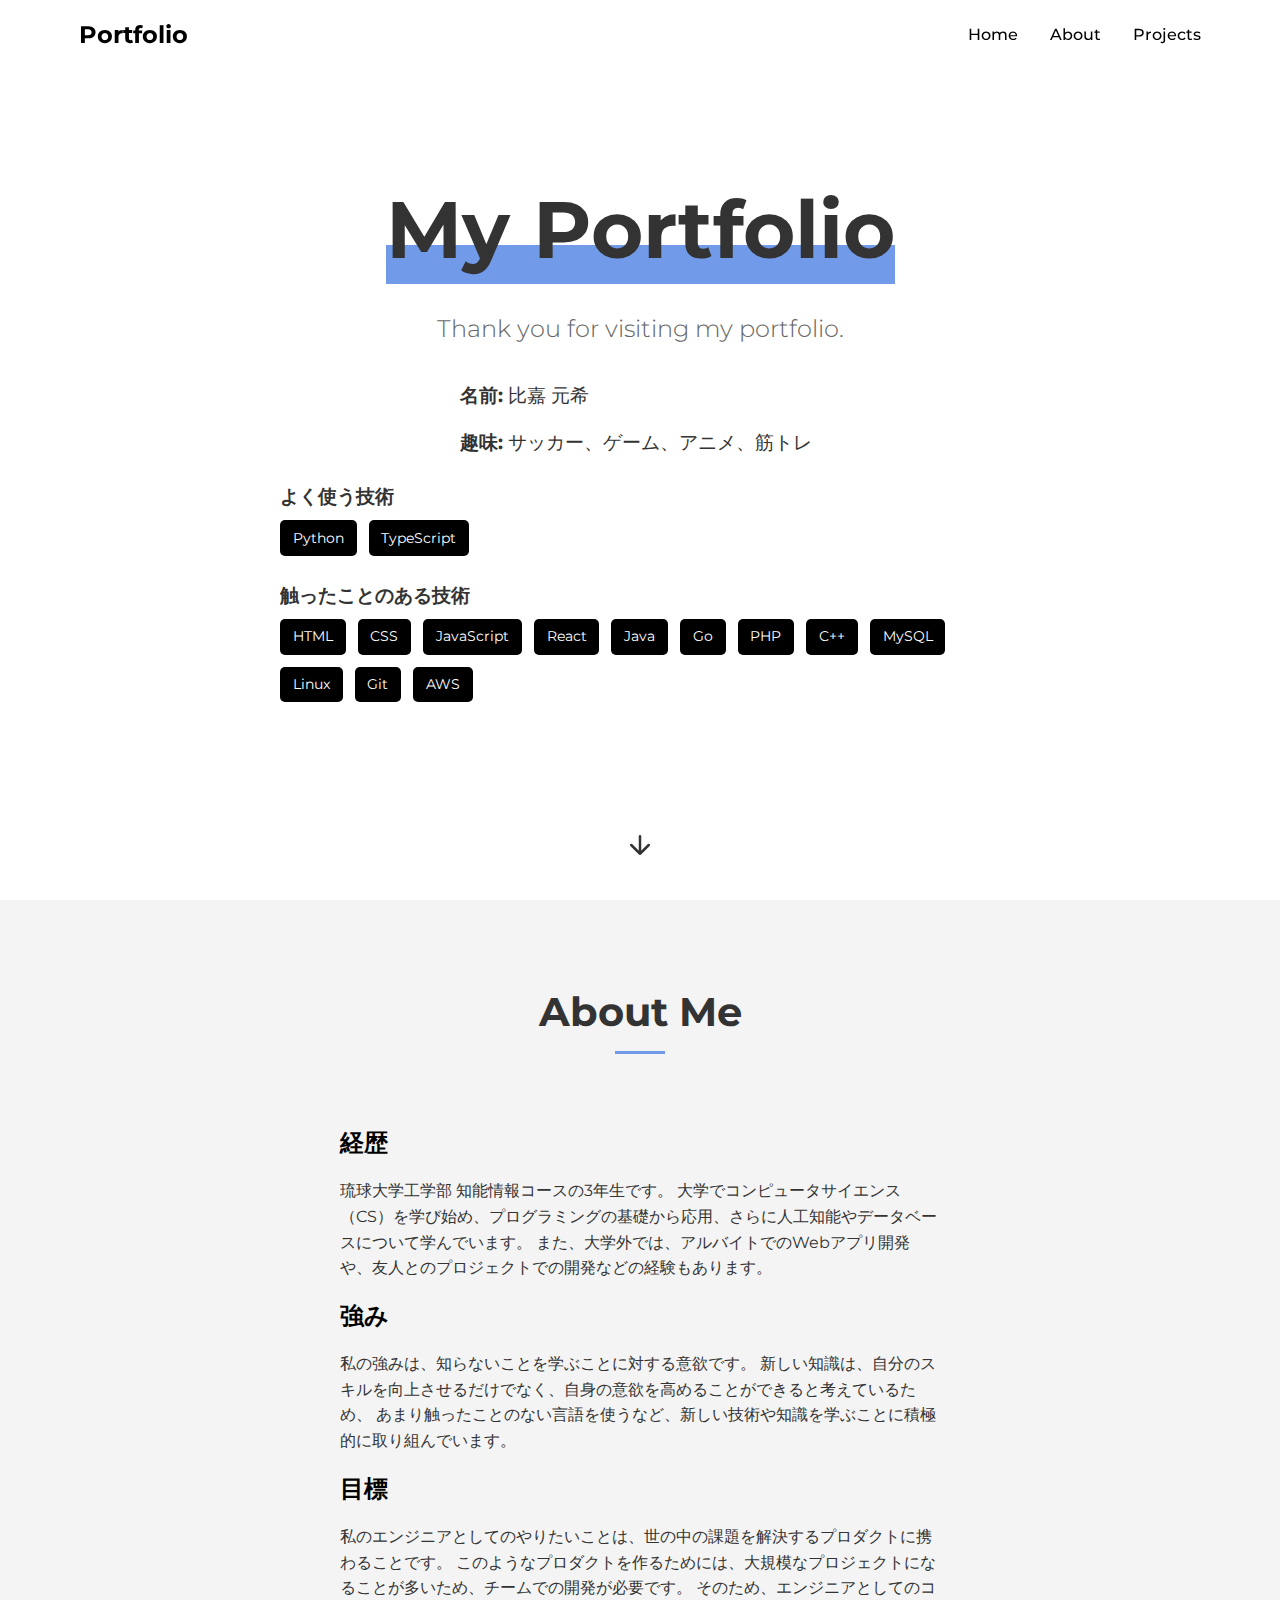
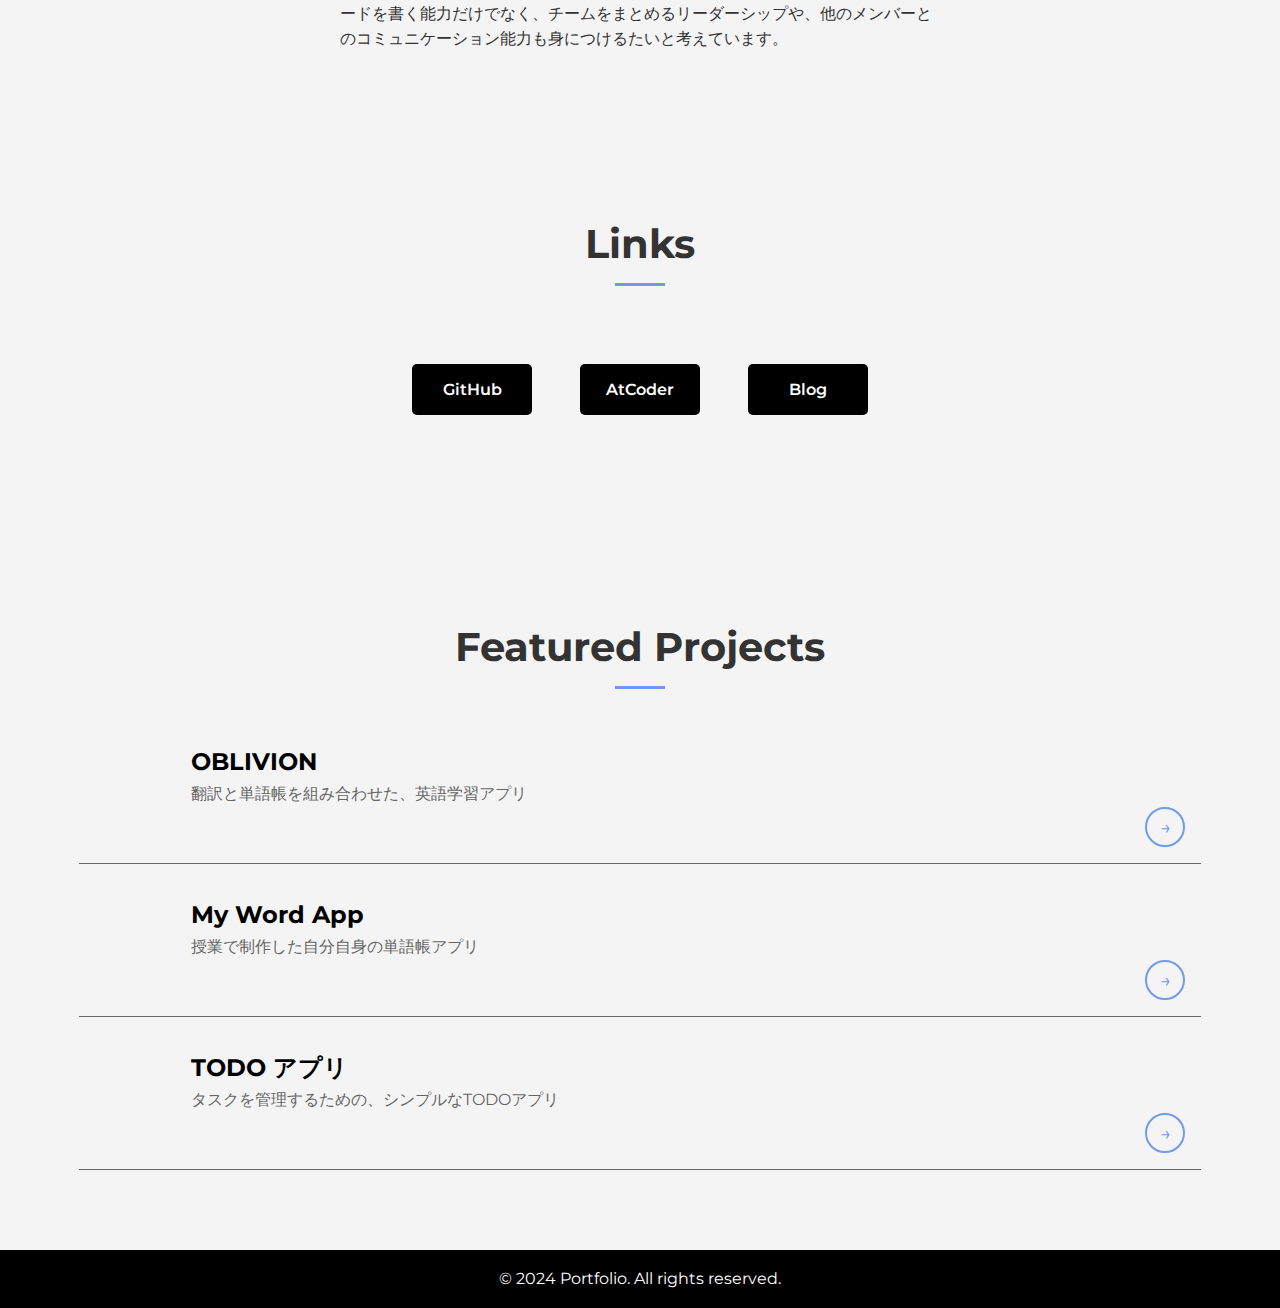
<file: index.html>
<!DOCTYPE html>
<html lang="ja">
  <head>
    <meta charset="UTF-8" />
    <meta name="viewport" content="width=device-width, initial-scale=1.0" />
    <title>Portfolio</title>
    <link rel="stylesheet" href="css/style.css" />
  </head>
  <body>
    <header>
      <nav class="container">
        <a href="index.html" class="logo"> Portfolio </a>
        <ul class="nav-links">
          <li><a href="#home">Home</a></li>
          <li><a href="#introduce">About</a></li>
          <li><a href="#projects">Projects</a></li>
        </ul>
        <div class="burger">
          <div class="line1"></div>
          <div class="line2"></div>
          <div class="line3"></div>
        </div>
      </nav>
    </header>

    <section id="home" class="hero">
      <div class="hero-content">
        <h1 class="hero-title">My Portfolio</h1>
        <p class="hero-subtitle">Thank you for visiting my portfolio.</p>
        <div class="hero-info">
          <div class="hero-info-item">
            <p><strong>名前:</strong> 比嘉 元希</p>
            <p><strong>趣味:</strong> サッカー、ゲーム、アニメ、筋トレ</p>
          </div>
          <div class="skills-section">
            <div class="skills-category">
              <h4>よく使う技術</h4>
              <div class="skills-list">
                <span class="skill-item">Python</span>
                <span class="skill-item">TypeScript</span>
              </div>
            </div>
            <div class="skills-category">
              <h4>触ったことのある技術</h4>
              <div class="skills-list">
                <span class="skill-item">HTML</span>
                <span class="skill-item">CSS</span>
                <span class="skill-item">JavaScript</span>
                <span class="skill-item">React</span>
                <span class="skill-item">Java</span>
                <span class="skill-item">Go</span>
                <span class="skill-item">PHP</span>
                <span class="skill-item">C++</span>
                <span class="skill-item">MySQL</span>
                <span class="skill-item">Linux</span>
                <span class="skill-item">Git</span>
                <span class="skill-item">AWS</span>
              </div>
            </div>
          </div>
        </div>
      </div>
      <div class="scroll-indicator">
        <svg
          width="30"
          height="30"
          viewBox="0 0 24 24"
          fill="none"
          stroke="currentColor"
          stroke-width="2"
          stroke-linecap="round"
          stroke-linejoin="round"
        >
          <path d="M12 5v14M19 12l-7 7-7-7" />
        </svg>
      </div>
    </section>

    <section id="introduce" class="introduce">
      <h2 class="section-title">About Me</h2>
      <div class="introduce">
        <div class="introduce-info">
          <h3 class="introduce-title">経歴</h3>
          <p>
            琉球大学工学部 知能情報コースの3年生です。
            大学でコンピュータサイエンス（CS）を学び始め、プログラミングの基礎から応用、さらに人工知能やデータベースについて学んでいます。
            また、大学外では、アルバイトでのWebアプリ開発や、友人とのプロジェクトでの開発などの経験もあります。
          </p>
          <h3 class="introduce-title">強み</h3>
          <p>
            私の強みは、知らないことを学ぶことに対する意欲です。
            新しい知識は、自分のスキルを向上させるだけでなく、自身の意欲を高めることができると考えているため、
            あまり触ったことのない言語を使うなど、新しい技術や知識を学ぶことに積極的に取り組んでいます。
          </p>
          <h3 class="introduce-title">目標</h3>
          <p>
            私のエンジニアとしてのやりたいことは、世の中の課題を解決するプロダクトに携わることです。
            このようなプロダクトを作るためには、大規模なプロジェクトになることが多いため、チームでの開発が必要です。
            そのため、エンジニアとしてのコードを書く能力だけでなく、チームをまとめるリーダーシップや、他のメンバーとのコミュニケーション能力も身につけるたいと考えています。
          </p>
        </div>
      </div>
    </section>

    <section id="links">
      <div class="container">
        <h2 class="section-title">Links</h2>
        <div class="links-row">
          <a
            href="https://github.com/225715H"
            target="_blank"
            class="link-button"
            >GitHub</a
          >
          <a
            href="https://atcoder.jp/users/m5t2k"
            target="_blank"
            class="link-button"
            >AtCoder</a
          >
          <a
            href="https://225715h.github.io/"
            target="_blank"
            class="link-button"
            >Blog</a
          >
        </div>
      </div>
    </section>

    <section id="projects">
      <div class="container">
        <h2 class="section-title">Featured Projects</h2>
        <div class="project-list">
          <a href="project/oblivion.html" class="project-item">
            <div class="project-image">
              <img src="img/icon.png" alt="OBLIVION" />
            </div>
            <div class="project-content">
              <h3 class="project-title">OBLIVION</h3>
              <p>翻訳と単語帳を組み合わせた、英語学習アプリ</p>
              <div class="project-link">
                <span>&rarr;</span>
              </div>
            </div>
          </a>
          <a href="project/my-word-app.html" class="project-item">
            <div class="project-image">
              <img src="img/my-word-image.png" alt="my-word-app" />
            </div>
            <div class="project-content">
              <h3 class="project-title">My Word App</h3>
              <p>授業で制作した自分自身の単語帳アプリ</p>
              <div class="project-link">
                <span>&rarr;</span>
              </div>
            </div>
          </a>
          <a href="project/todo-app.html" class="project-item">
            <div class="project-image">
              <img src="img/todo-image.png" alt="todo-app" />
            </div>
            <div class="project-content">
              <h3 class="project-title">TODO アプリ</h3>
              <p>タスクを管理するための、シンプルなTODOアプリ</p>
              <div class="project-link">
                <span>&rarr;</span>
              </div>
            </div>
          </a>
        </div>
      </div>
    </section>

    <footer>
      <p>&copy; 2024 Portfolio. All rights reserved.</p>
    </footer>

    <script src="js/script.js"></script>
  </body>
</html>
</file>
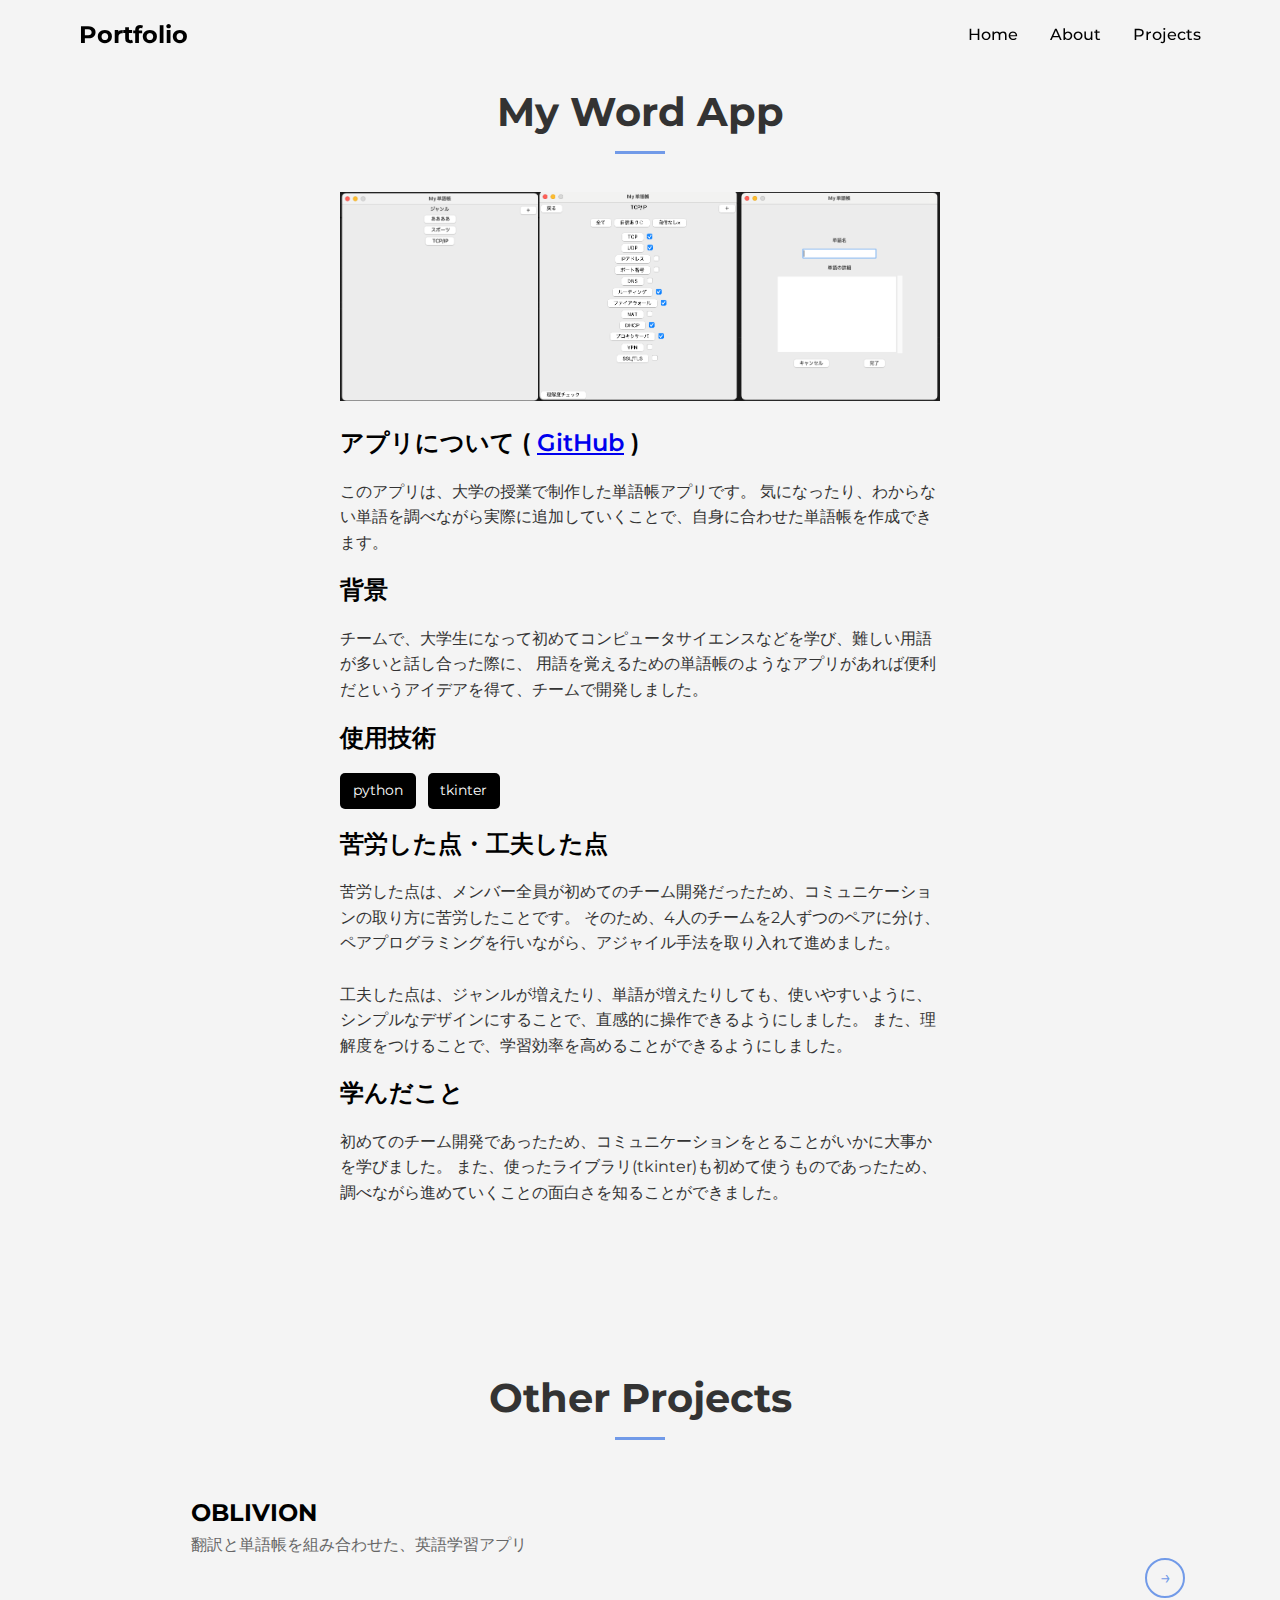
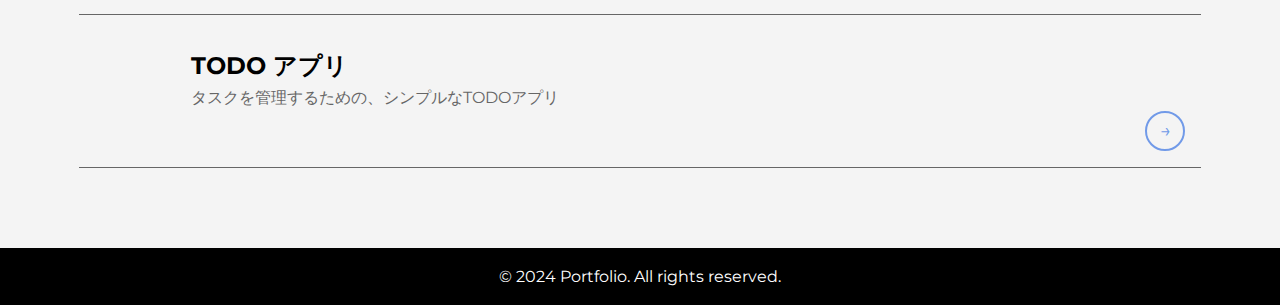
<file: project/my-word-app.html>
<!DOCTYPE html>
<html lang="ja">
  <head>
    <meta charset="UTF-8" />
    <meta name="viewport" content="width=device-width, initial-scale=1.0" />
    <title>Portfolio</title>
    <link rel="stylesheet" href="css/project.css" />
  </head>
  <body>
    <header>
      <nav class="container">
        <a href="../index.html" class="logo">Portfolio </a>
        <ul class="nav-links">
          <li><a href="../index.html">Home</a></li>
          <li><a href="#introduce">About</a></li>
          <li><a href="#projects">Projects</a></li>
        </ul>
        <div class="burger">
          <div class="line1"></div>
          <div class="line2"></div>
          <div class="line3"></div>
        </div>
      </nav>
    </header>

    <section id="introduce" class="introduce">
      <h2 class="section-title">My Word App</h2>
      <div class="image-container">
        <img
          src="../img/my-word-app.png"
          alt="サンプル画像"
          class="responsive-image"
        />
      </div>
      <div class="introduce-info">
        <h3 class="introduce-title">
          アプリについて (
          <a href="https://github.com/e225711/my_word_app">GitHub</a>
          )
        </h3>
        <p>
          このアプリは、大学の授業で制作した単語帳アプリです。
          気になったり、わからない単語を調べながら実際に追加していくことで、自身に合わせた単語帳を作成できます。
        </p>
        <h3 class="introduce-title">背景</h3>
        <p>
          チームで、大学生になって初めてコンピュータサイエンスなどを学び、難しい用語が多いと話し合った際に、
          用語を覚えるための単語帳のようなアプリがあれば便利だというアイデアを得て、チームで開発しました。
        </p>
        <h3 class="introduce-title">使用技術</h3>
        <div class="skills-list">
          <span class="skill-item">python</span>
          <span class="skill-item">tkinter</span>
        </div>
        <h3 class="introduce-title">苦労した点・工夫した点</h3>
        <p>
          苦労した点は、メンバー全員が初めてのチーム開発だったため、コミュニケーションの取り方に苦労したことです。
          そのため、4人のチームを2人ずつのペアに分け、ペアプログラミングを行いながら、アジャイル手法を取り入れて進めました。<br />
          <br />
          工夫した点は、ジャンルが増えたり、単語が増えたりしても、使いやすいように、シンプルなデザインにすることで、直感的に操作できるようにしました。
          また、理解度をつけることで、学習効率を高めることができるようにしました。
        </p>
        <h3 class="introduce-title">学んだこと</h3>
        <p>
          初めてのチーム開発であったため、コミュニケーションをとることがいかに大事かを学びました。
          また、使ったライブラリ(tkinter)も初めて使うものであったため、調べながら進めていくことの面白さを知ることができました。
        </p>
      </div>
    </section>

    <section id="projects">
      <div class="container">
        <h2 class="section-title">Other Projects</h2>
        <div class="project-list">
          <a href="oblivion.html" class="project-item">
            <div class="project-image">
              <img src="../img/icon.png" alt="OBLIVION" />
            </div>
            <div class="project-content">
              <h3 class="project-title">OBLIVION</h3>
              <p>翻訳と単語帳を組み合わせた、英語学習アプリ</p>
              <div class="project-link">
                <span>&rarr;</span>
              </div>
            </div>
          </a>
          <a href="todo-app.html" class="project-item">
            <div class="project-image">
              <img src="../img/todo-image.png" alt="todo-app" />
            </div>
            <div class="project-content">
              <h3 class="project-title">TODO アプリ</h3>
              <p>タスクを管理するための、シンプルなTODOアプリ</p>
              <div class="project-link">
                <span>&rarr;</span>
              </div>
            </div>
          </a>
        </div>
      </div>
    </section>

    <footer>
      <p>&copy; 2024 Portfolio. All rights reserved.</p>
    </footer>

    <script src="../js/script.js"></script>
  </body>
</html>
</file>
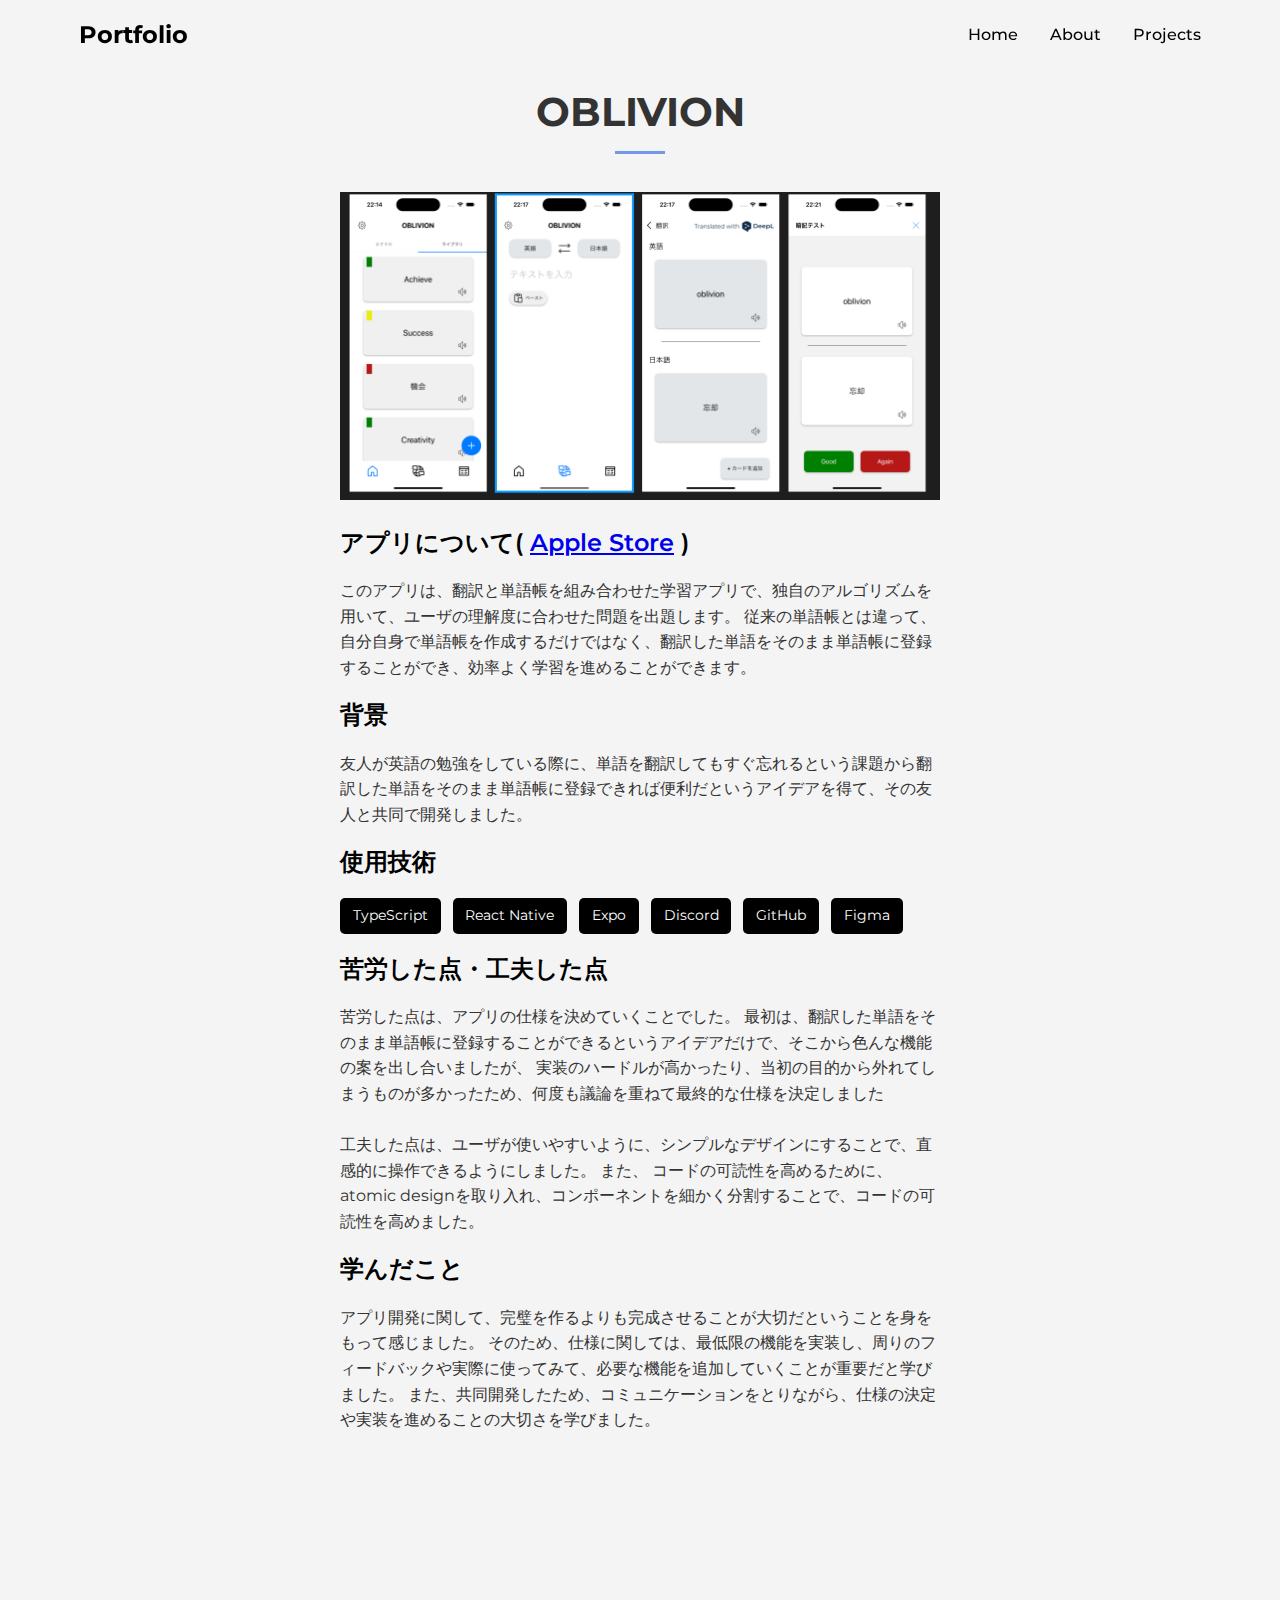
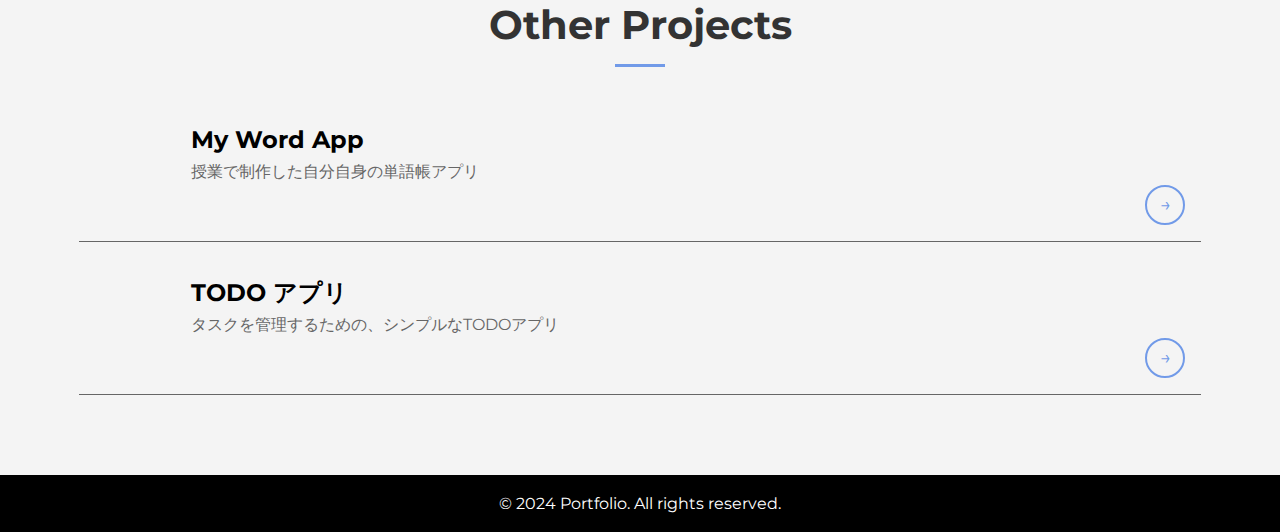
<file: project/oblivion.html>
<!DOCTYPE html>
<html lang="ja">
  <head>
    <meta charset="UTF-8" />
    <meta name="viewport" content="width=device-width, initial-scale=1.0" />
    <title>Portfolio</title>
    <link rel="stylesheet" href="css/project.css" />
  </head>
  <body>
    <header>
      <nav class="container">
        <a href="../index.html" class="logo">Portfolio </a>
        <ul class="nav-links">
          <li><a href="../index.html">Home</a></li>
          <li><a href="#introduce">About</a></li>
          <li><a href="#projects">Projects</a></li>
        </ul>
        <div class="burger">
          <div class="line1"></div>
          <div class="line2"></div>
          <div class="line3"></div>
        </div>
      </nav>
    </header>

    <section id="introduce" class="introduce">
      <h2 class="section-title">OBLIVION</h2>
      <div class="image-container">
        <img
          src="../img/oblivion.png"
          alt="サンプル画像"
          class="responsive-image"
        />
      </div>
      <div class="introduce-info">
        <h3 class="introduce-title">
          アプリについて(
          <a
            href="https://apps.apple.com/jp/app/%E7%BF%BB%E8%A8%B3%E3%81%A8%E5%8D%98%E8%AA%9E%E5%B8%B3%E3%82%92%E7%B5%84%E3%81%BF%E5%90%88%E3%82%8F%E3%81%9B%E3%81%9F%E3%82%A2%E3%83%97%E3%83%AA-oblivion/id6657987747"
            >Apple Store</a
          >
          )
        </h3>
        <p>
          このアプリは、翻訳と単語帳を組み合わせた学習アプリで、独自のアルゴリズムを用いて、ユーザの理解度に合わせた問題を出題します。
          従来の単語帳とは違って、自分自身で単語帳を作成するだけではなく、翻訳した単語をそのまま単語帳に登録することができ、効率よく学習を進めることができます。
        </p>
        <h3 class="introduce-title">背景</h3>
        <p>
          友人が英語の勉強をしている際に、単語を翻訳してもすぐ忘れるという課題から翻訳した単語をそのまま単語帳に登録できれば便利だというアイデアを得て、その友人と共同で開発しました。
        </p>
        <h3 class="introduce-title">使用技術</h3>
        <div class="skills-list">
          <span class="skill-item">TypeScript</span>
          <span class="skill-item">React Native</span>
          <span class="skill-item">Expo</span>
          <span class="skill-item">Discord</span>
          <span class="skill-item">GitHub</span>
          <span class="skill-item">Figma</span>
        </div>
        <h3 class="introduce-title">苦労した点・工夫した点</h3>
        <p>
          苦労した点は、アプリの仕様を決めていくことでした。
          最初は、翻訳した単語をそのまま単語帳に登録することができるというアイデアだけで、そこから色んな機能の案を出し合いましたが、
          実装のハードルが高かったり、当初の目的から外れてしまうものが多かったため、何度も議論を重ねて最終的な仕様を決定しました
          <br />
          <br />
          工夫した点は、ユーザが使いやすいように、シンプルなデザインにすることで、直感的に操作できるようにしました。
          また、 コードの可読性を高めるために、atomic designを取り入れ、コンポーネントを細かく分割することで、コードの可読性を高めました。
        </p>
        <h3 class="introduce-title">学んだこと</h3>
        <p>
          アプリ開発に関して、完璧を作るよりも完成させることが大切だということを身をもって感じました。
          そのため、仕様に関しては、最低限の機能を実装し、周りのフィードバックや実際に使ってみて、必要な機能を追加していくことが重要だと学びました。
          また、共同開発したため、コミュニケーションをとりながら、仕様の決定や実装を進めることの大切さを学びました。
        </p>
      </div>
    </section>

    <section id="projects">
      <div class="container">
        <h2 class="section-title">Other Projects</h2>
        <div class="project-list">
          <a href="my-word-app.html" class="project-item">
            <div class="project-image">
              <img src="../img/my-word-image.png" alt="my-word-app" />
            </div>
            <div class="project-content">
              <h3 class="project-title">My Word App</h3>
              <p>授業で制作した自分自身の単語帳アプリ</p>
              <div class="project-link">
                <span>&rarr;</span>
              </div>
            </div>
          </a>
          <a href="todo-app.html" class="project-item">
            <div class="project-image">
              <img src="../img/todo-image.png" alt="todo-app" />
            </div>
            <div class="project-content">
              <h3 class="project-title">TODO アプリ</h3>
              <p>タスクを管理するための、シンプルなTODOアプリ</p>
              <div class="project-link">
                <span>&rarr;</span>
              </div>
            </div>
          </a>
        </div>
      </div>
    </section>

    <footer>
      <p>&copy; 2024 Portfolio. All rights reserved.</p>
    </footer>

    <script src="../js/script.js"></script>
  </body>
</html>
</file>
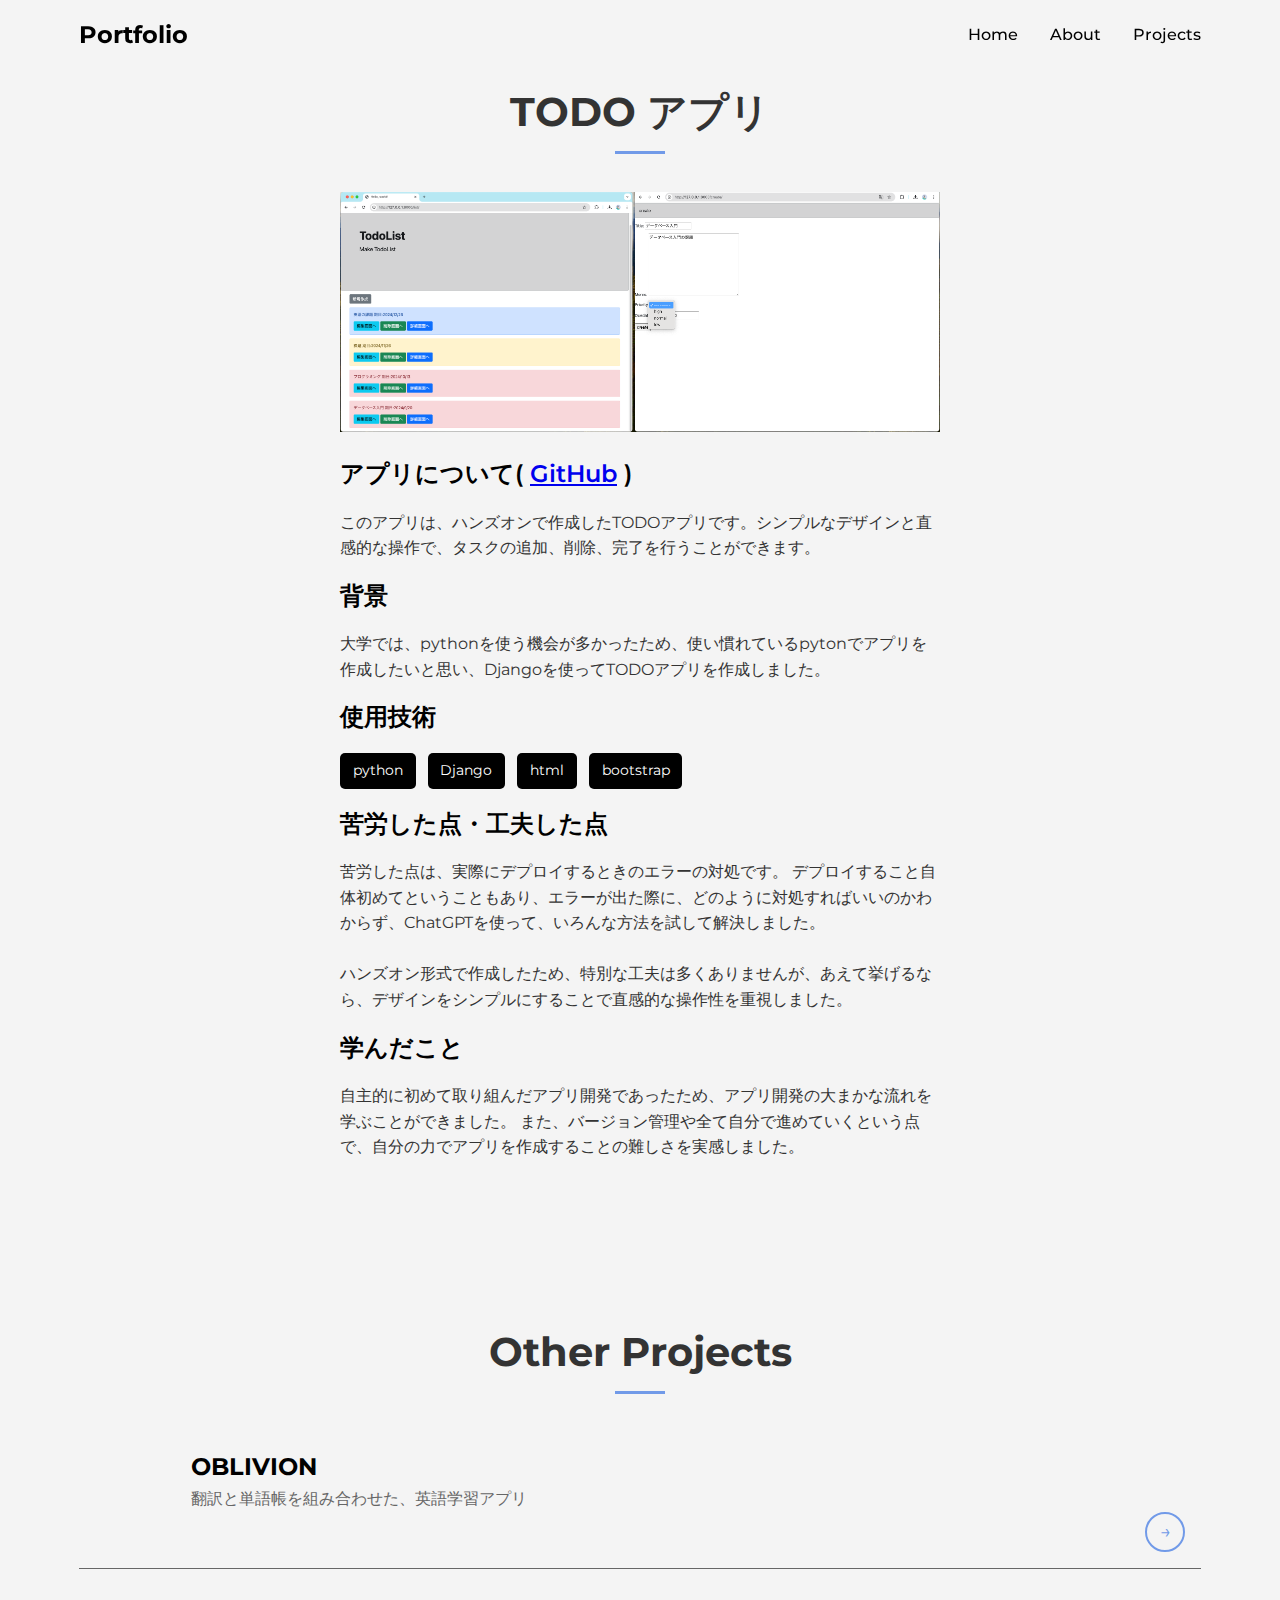
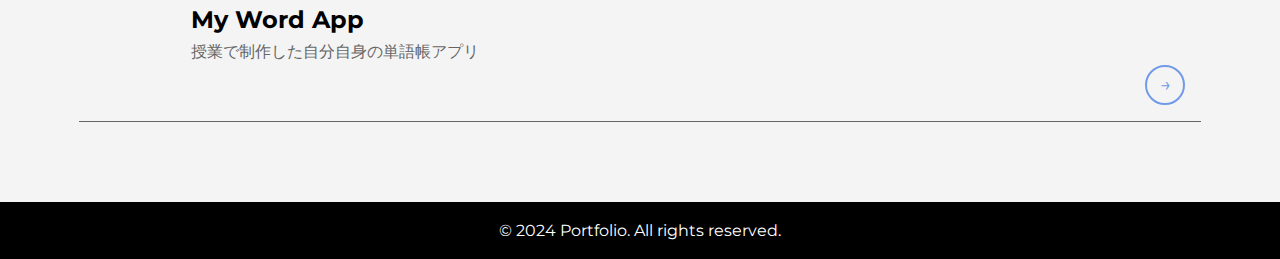
<file: project/todo-app.html>
<!DOCTYPE html>
<html lang="ja">
  <head>
    <meta charset="UTF-8" />
    <meta name="viewport" content="width=device-width, initial-scale=1.0" />
    <title>Portfolio</title>
    <link rel="stylesheet" href="css/project.css" />
  </head>
  <body>
    <header>
      <nav class="container">
        <a href="../index.html" class="logo">Portfolio </a>
        <ul class="nav-links">
          <li><a href="../index.html">Home</a></li>
          <li><a href="#introduce">About</a></li>
          <li><a href="#projects">Projects</a></li>
        </ul>
        <div class="burger">
          <div class="line1"></div>
          <div class="line2"></div>
          <div class="line3"></div>
        </div>
      </nav>
    </header>

    <section id="introduce" class="introduce">
      <h2 class="section-title">TODO アプリ</h2>
      <div class="image-container">
        <img
          src="../img/todo-app.png"
          alt="サンプル画像"
          class="responsive-image"
        />
      </div>
      <div class="introduce-info">
        <h3 class="introduce-title">
          アプリについて(
          <a href="https://github.com/225715H/todoproject">GitHub</a>
          )
        </h3>
        <p>
          このアプリは、ハンズオンで作成したTODOアプリです。シンプルなデザインと直感的な操作で、タスクの追加、削除、完了を行うことができます。
        </p>
        <h3 class="introduce-title">背景</h3>
        <p>
          大学では、pythonを使う機会が多かったため、使い慣れているpytonでアプリを作成したいと思い、Djangoを使ってTODOアプリを作成しました。
        </p>
        <h3 class="introduce-title">使用技術</h3>
        <div class="skills-list">
          <span class="skill-item">python</span>
          <span class="skill-item">Django</span>
          <span class="skill-item">html</span>
          <span class="skill-item">bootstrap</span>
        </div>
        <h3 class="introduce-title">苦労した点・工夫した点</h3>
        <p>
          苦労した点は、実際にデプロイするときのエラーの対処です。
          デプロイすること自体初めてということもあり、エラーが出た際に、どのように対処すればいいのかわからず、ChatGPTを使って、いろんな方法を試して解決しました。
          <br />
          <br />
          ハンズオン形式で作成したため、特別な工夫は多くありませんが、あえて挙げるなら、デザインをシンプルにすることで直感的な操作性を重視しました。
        </p>
        <h3 class="introduce-title">学んだこと</h3>
        <p>
          自主的に初めて取り組んだアプリ開発であったため、アプリ開発の大まかな流れを学ぶことができました。
          また、バージョン管理や全て自分で進めていくという点で、自分の力でアプリを作成することの難しさを実感しました。
        </p>
      </div>
    </section>

    <section id="projects">
      <div class="container">
        <h2 class="section-title">Other Projects</h2>
        <div class="project-list">
          <a href="oblivion.html" class="project-item">
            <div class="project-image">
              <img src="../img/icon.png" alt="OBLIVION" />
            </div>
            <div class="project-content">
              <h3 class="project-title">OBLIVION</h3>
              <p>翻訳と単語帳を組み合わせた、英語学習アプリ</p>
              <div class="project-link">
                <span>&rarr;</span>
              </div>
            </div>
          </a>
          <a href="my-word-app.html" class="project-item">
            <div class="project-image">
              <img src="../img/my-word-image.png" alt="my-word-app" />
            </div>
            <div class="project-content">
              <h3 class="project-title">My Word App</h3>
              <p>授業で制作した自分自身の単語帳アプリ</p>
              <div class="project-link">
                <span>&rarr;</span>
              </div>
            </div>
          </a>
        </div>
      </div>
    </section>

    <footer>
      <p>&copy; 2024 Portfolio. All rights reserved.</p>
    </footer>

    <script src="../js/script.js"></script>
  </body>
</html>
</file>
<file: css/style.css>
@import url("https://fonts.googleapis.com/css2?family=Montserrat:wght@300;400;600;700&display=swap");

:root {
  --primary-color: #000;
  --secondary-color: #fff;
  --accent-color: #719ae8;
  --text-color: #333;
  --text-on-primary: #fff;
  --text-color-gray: #666;
  --background-color: #f4f4f4;
}

* {
  margin: 0;
  padding: 0;
  box-sizing: border-box;
}

body,
html {
  font-family: "Montserrat", sans-serif;
  background-color: var(--background-color);
  color: var(--text-color);
  scroll-behavior: smooth;
  overflow-x: hidden;
  font-size: 16px;
  line-height: 1.6;
}

.container {
  width: 90%;
  max-width: 1200px;
  margin: 0 auto;
  padding: 0 15px;
}

header {
  position: fixed;
  width: 100%;
  top: 0;
  z-index: 1000;
  padding: 1rem 0;
  transition: all 0.3s ease;
}

nav {
  display: flex;
  justify-content: space-between;
  align-items: center;
}

.logo {
  font-size: 1.5rem;
  font-weight: 700;
  color: var(--primary-color);
  text-decoration: none;
}

.nav-links {
  display: flex;
  list-style-type: none;
}

.nav-links li {
  margin-left: 2rem;
}

.nav-links a {
  color: var(--primary-color);
  text-decoration: none;
  font-weight: 500;
  transition: color 0.3s ease;
}

.nav-links a:hover {
  color: var(--accent-color);
}

.burger {
  display: none;
  cursor: pointer;
}

.burger div {
  width: 25px;
  height: 3px;
  background-color: var(--primary-color);
  margin: 5px;
  transition: all 0.3s ease;
}

.hero {
  height: 100vh;
  display: flex;
  align-items: center;
  justify-content: center;
  background-color: var(--secondary-color);
  position: relative;
}

.hero-content {
  text-align: center;
  position: relative;
  z-index: 1;
}

.hero-title {
  font-size: clamp(2.5rem, 8vw, 5rem);
  font-weight: 700;
  margin-bottom: 1rem;
  position: relative;
  display: inline-block;
}

.hero-title::after {
  content: "";
  position: absolute;
  width: 100%;
  height: 30%;
  background-color: var(--accent-color);
  bottom: 10px;
  left: 0;
  z-index: -1;
  transition: height 0.3s ease;
}

.hero-title:hover::after {
  height: 70%;
}

.hero-subtitle {
  font-size: clamp(1rem, 4vw, 1.5rem);
  font-weight: 300;
  color: var(--text-color-gray);
  margin-bottom: 2rem;
}

.hero-info {
  font-size: clamp(
    0.9rem,
    3vw,
    1.2rem
  ); /* フォントサイズをデバイスに合わせて調整 */
  text-align: left; /* テキストを左揃えに設定 */
  color: var(--text-color); /* テキストの色を指定 (必要に応じて変数名を変更) */
  margin-bottom: 2rem; /* 下のマージンを追加 */
  max-height: 70vh; /* 最大高さを設定し、画面内に収める */
}

.hero-info-item {
  flex-direction: column;
  width: 50%;
  margin: 0 auto;
}

.hero-info-item p {
  margin-bottom: 1rem; /* 下のマージンを追加 */
}

.skills-section {
  display: flex;
  flex-direction: column; /* カテゴリを縦に並べる */
  gap: 1.5rem; /* カテゴリ間のギャップを設定 */
  margin-top: 1.5rem; /* 上のマージンを追加 */
  max-width: 720px; /* スキル部分の最大幅を設定 */
  width: 100%; /* 最大幅まで広げる */
}

.skills-category {
  flex: 1;
}

.skills-list {
  display: flex;
  flex-wrap: wrap; /* スキルを横並びにし、折り返す */
  gap: 0.75rem; /* スキル間のギャップを設定 */
  margin-top: 0.5rem; /* 上のマージンを追加 */
}

.skill-item {
  background-color: var(--primary-color); /* 背景色を設定 */
  color: var(--text-on-primary); /* テキスト色を設定 */
  padding: 0.4rem 0.8rem; /* パディングを設定 */
  border-radius: 5px; /* 角を丸くする */
  font-size: 0.9rem; /* フォントサイズを調整 */
  white-space: nowrap; /* テキストを折り返さない */
}

.hero-info {
  font-size: clamp(
    0.9rem,
    3vw,
    1.2rem
  ); /* フォントサイズをデバイスに合わせて調整 */
  text-align: left; /* テキストを左揃えに設定 */
  color: var(--text-color); /* テキストの色を指定 */
  margin-bottom: 2rem; /* 下のマージンを追加 */
  max-height: 70vh; /* 最大高さを設定し、画面内に収める */
  overflow-y: auto; /* 必要に応じてスクロールを追加 */
}

/* メディアクエリでレイアウト調整 */
@media (max-height: 800px) {
  .hero-info {
    max-height: 60vh; /* 画面が小さい場合に最大高さを調整 */
  }
}

.scroll-indicator {
  position: absolute;
  bottom: 2rem;
  left: 50%;
  transform: translateX(-50%);
  animation: bounce 2s infinite;
}

@keyframes bounce {
  0%,
  20%,
  50%,
  80%,
  100% {
    transform: translateY(0) translateX(-50%);
  }
  40% {
    transform: translateY(-30px) translateX(-50%);
  }
  60% {
    transform: translateY(-15px) translateX(-50%);
  }
}

section {
  padding: 5rem 0;
}

.section-title {
  font-size: clamp(1.8rem, 5vw, 2.5rem);
  text-align: center;
  margin-bottom: 3rem;
  position: relative;
}

.section-title::before {
  content: "";
  position: absolute;
  width: 50px;
  height: 3px;
  background-color: var(--accent-color);
  bottom: -10px;
  left: 50%;
  transform: translateX(-50%);
}

/* 自己紹介 */
.introduce {
  display: flex;
  align-items: center;
  justify-content: center; /* コンテンツを中央揃え */
  gap: 1rem; /* リンクとテキスト間のスペース */
  flex-wrap: wrap; /* レスポンシブ対応 */
  flex-direction: column; /* レスポンシブ対応 */
  width: 100%; /* 幅を100%に設定 */
}

.introduce-info {
  flex: 1;
  min-width: 250px; /* 最小幅の設定で崩れを防ぐ */
  max-width: 600px; /* テキスト部分の最大幅を設定 */
  width: 90%; /* 幅を90%に設定 */
}

.introduce-title {
  font-size: 1.5rem;
  margin: 1rem 0;
  font-weight: 600;
  color: var(--primary-color);
}

/* Links セクション */
.links-row {
  display: flex; /* フレックスボックスを使用して横並びに */
  justify-content: center; /* コンテンツを中央揃え */
  align-items: center; /* リンクを縦方向にも中央揃え */
  gap: 2rem; /* リンク間のギャップを大きくしてバランスを整える */
  flex-wrap: wrap; /* 小さい画面で折り返す */
  padding: 2rem 0; /* 上下のパディングを追加して間隔を調整 */
}

.link-button {
  display: inline-block; /* ボタンをインラインブロックに設定 */
  padding: 0.8rem 1.5rem; /* パディングを調整 */
  background-color: var(--primary-color); /* ボタンの背景色 */
  color: var(--text-on-primary); /* ボタンのテキスト色 */
  border-radius: 5px; /* ボタンの角を丸くする */
  text-decoration: none; /* テキストの下線を削除 */
  font-weight: 600; /* ボタンのフォントの太さ */
  transition: background-color 0.3s ease; /* 背景色のトランジション */
  min-width: 120px; /* ボタンの最小幅を設定 */
  text-align: center; /* テキストを中央揃え */
  margin: 0.5rem; /* ボタンの上下マージンを追加して間隔を調整 */
}

.link-button:hover {
  background-color: var(--accent-color); /* ホバー時の背景色 */
}

/* メディアクエリでリンクのレイアウト調整 */
@media screen and (max-width: 768px) {
  .links-row {
    flex-direction: column; /* リンクを縦に並べる */
  }
}

/* Projects セクション */
.project-list {
  display: flex;
  flex-direction: column;
  gap: 1rem;
  margin-top: 2rem;
}

.project-item {
  display: flex;
  align-items: center;
  gap: 1rem; /* 画像とテキストの間のスペース */
  padding: 1rem; /* 上下のパディングを追加 */
  background-color: var(--background-color);
  border-bottom: var(--text-color-gray) 0.2px solid;
  overflow: hidden;
  transition: background-color 0.3s ease, transform 0.3s ease;
  position: relative;
  text-decoration: none;
  color: inherit; /* テキスト色を継承 */
}

.project-item:hover {
  background-color: var(--secondary-color); /* ホバー時の背景色変更 */
  transform: scale(1.05); /* ホバー時に拡大 */
  border: none;
  border-radius: 10px;
}

.project-image {
  flex-shrink: 0; /* 画像のサイズを固定 */
  width: 80px; /* 画像の幅を設定 */
  height: 80px; /* 画像の高さを設定 */
  border-radius: 8px; /* 画像の角を丸くする */
  overflow: hidden;
  opacity: 0; /* 初期状態で画像を非表示 */
  transition: opacity 0.3s ease; /* ホバー時のアニメーション */
}

.project-item:hover .project-image {
  opacity: 1; /* ホバー時に画像を表示 */
}

.project-image img {
  width: 100%;
  height: 100%;
  object-fit: cover; /* 画像をコンテナに収める */
}

.project-content {
  flex: 1; /* テキスト部分を残りのスペースに広げる */
}

.project-title {
  font-size: 1.5rem;
  font-weight: bold;
  color: var(--primary-color);
  margin: 0;
}

.project-content p {
  color: var(--text-color-gray);
}

.project-link {
  display: flex;
  align-items: center;
  justify-content: center;
  width: 40px;
  height: 40px;
  border-radius: 50%;
  border: 2px solid var(--accent-color);
  color: var(--accent-color);
  font-size: 1.2rem;
  transition: background-color 0.3s ease, color 0.3s ease;
  margin-left: auto; /* アイコンを右端に揃える */
}

.project-link span {
  display: inline-block;
  transition: transform 0.3s ease;
}

.project-item:hover .project-link {
  background-color: var(--accent-color);
  color: var(--secondary-color);
}

.project-item:hover .project-link span {
  transform: scale(1.05);
}

footer {
  background-color: var(--primary-color);
  color: var(--secondary-color);
  text-align: center;
  padding: 1rem 0;
}

@media screen and (max-width: 768px) {
  .nav-links {
    position: fixed;
    right: -100%;
    top: 5rem;
    flex-direction: column;
    background-color: var(--secondary-color);
    width: 50%;
    text-align: center;
    transition: 0.3s;
    box-shadow: 0 10px 27px rgba(0, 0, 0, 0.05);
  }

  .nav-links.active {
    right: 0;
  }

  .nav-links li {
    margin: 2.5rem 0;
  }

  .burger {
    display: block;
  }

  .hero-content {
    padding: 0 1rem;
  }

  .projects {
    grid-template-columns: 1fr;
  }
}

@media screen and (max-width: 480px) {
  .nav-links {
    width: 100%;
  }

  .hero-title {
    font-size: clamp(2rem, 10vw, 3rem);
  }

  .hero-subtitle {
    font-size: clamp(0.9rem, 4vw, 1.2rem);
  }
}
</file>
<file: project/css/project.css>
@import url("https://fonts.googleapis.com/css2?family=Montserrat:wght@300;400;600;700&display=swap");

:root {
  --primary-color: #000;
  --secondary-color: #fff;
  --accent-color: #719ae8;
  --text-color: #333;
  --text-on-primary: #fff;
  --text-color-gray: #666;
  --background-color: #f4f4f4;
}

* {
  margin: 0;
  padding: 0;
  box-sizing: border-box;
}

body,
html {
  font-family: "Montserrat", sans-serif;
  background-color: var(--background-color);
  color: var(--text-color);
  scroll-behavior: smooth;
  overflow-x: hidden;
  font-size: 16px;
  line-height: 1.6;
}

.container {
  width: 90%;
  max-width: 1200px;
  margin: 0 auto;
  padding: 0 15px;
}

header {
  position: fixed;
  width: 100%;
  top: 0;
  z-index: 1000;
  padding: 1rem 0;
  transition: all 0.3s ease;
}

nav {
  display: flex;
  justify-content: space-between;
  align-items: center;
}

.logo {
  font-size: 1.5rem;
  font-weight: 700;
  color: var(--primary-color);
  text-decoration: none;
}

.nav-links {
  display: flex;
  list-style-type: none;
}

.nav-links li {
  margin-left: 2rem;
}

.nav-links a {
  color: var(--primary-color);
  text-decoration: none;
  font-weight: 500;
  transition: color 0.3s ease;
}

.nav-links a:hover {
  color: var(--accent-color);
}

.burger {
  display: none;
  cursor: pointer;
}

.burger div {
  width: 25px;
  height: 3px;
  background-color: var(--primary-color);
  margin: 5px;
  transition: all 0.3s ease;
}

.hero {
  height: 100vh;
  display: flex;
  align-items: center;
  justify-content: center;
  background-color: var(--secondary-color);
  position: relative;
}

.hero-content {
  text-align: center;
  position: relative;
  z-index: 1;
}

.hero-title {
  font-size: clamp(2.5rem, 8vw, 5rem);
  font-weight: 700;
  margin-bottom: 1rem;
  position: relative;
  display: inline-block;
}

.hero-title::after {
  content: "";
  position: absolute;
  width: 100%;
  height: 30%;
  background-color: var(--accent-color);
  bottom: 10px;
  left: 0;
  z-index: -1;
  transition: height 0.3s ease;
}

.hero-title:hover::after {
  height: 70%;
}

.hero-subtitle {
  font-size: clamp(1rem, 4vw, 1.5rem);
  font-weight: 300;
  color: var(--text-color-gray);
  margin-bottom: 2rem;
}

.hero-info {
  font-size: clamp(
    0.9rem,
    3vw,
    1.2rem
  ); /* フォントサイズをデバイスに合わせて調整 */
  text-align: left; /* テキストを左揃えに設定 */
  color: var(--text-color); /* テキストの色を指定 (必要に応じて変数名を変更) */
  margin-bottom: 2rem; /* 下のマージンを追加 */
  max-height: 70vh; /* 最大高さを設定し、画面内に収める */
}

.hero-info-item {
  flex-direction: column;
  width: 50%;
  margin: 0 auto;
}

.hero-info-item p {
  margin-bottom: 1rem; /* 下のマージンを追加 */
}

.skills-section {
  display: flex;
  flex-direction: column; /* カテゴリを縦に並べる */
  gap: 1.5rem; /* カテゴリ間のギャップを設定 */
  margin-top: 1.5rem; /* 上のマージンを追加 */
  max-width: 720px; /* スキル部分の最大幅を設定 */
  width: 100%; /* 最大幅まで広げる */
}

.skills-category {
  flex: 1;
}

.skills-list {
  display: flex;
  flex-wrap: wrap; /* スキルを横並びにし、折り返す */
  gap: 0.75rem; /* スキル間のギャップを設定 */
  margin-top: 0.5rem; /* 上のマージンを追加 */
}

.skill-item {
  background-color: var(--primary-color); /* 背景色を設定 */
  color: var(--text-on-primary); /* テキスト色を設定 */
  padding: 0.4rem 0.8rem; /* パディングを設定 */
  border-radius: 5px; /* 角を丸くする */
  font-size: 0.9rem; /* フォントサイズを調整 */
  white-space: nowrap; /* テキストを折り返さない */
}

.hero-info {
  font-size: clamp(
    0.9rem,
    3vw,
    1.2rem
  ); /* フォントサイズをデバイスに合わせて調整 */
  text-align: left; /* テキストを左揃えに設定 */
  color: var(--text-color); /* テキストの色を指定 */
  margin-bottom: 2rem; /* 下のマージンを追加 */
  max-height: 70vh; /* 最大高さを設定し、画面内に収める */
  overflow-y: auto; /* 必要に応じてスクロールを追加 */
}

/* メディアクエリでレイアウト調整 */
@media (max-height: 800px) {
  .hero-info {
    max-height: 60vh; /* 画面が小さい場合に最大高さを調整 */
  }
}

.scroll-indicator {
  position: absolute;
  bottom: 2rem;
  left: 50%;
  transform: translateX(-50%);
  animation: bounce 2s infinite;
}

@keyframes bounce {
  0%,
  20%,
  50%,
  80%,
  100% {
    transform: translateY(0) translateX(-50%);
  }
  40% {
    transform: translateY(-30px) translateX(-50%);
  }
  60% {
    transform: translateY(-15px) translateX(-50%);
  }
}

section {
  padding: 5rem 0;
}

.section-title {
  font-size: clamp(1.8rem, 5vw, 2.5rem);
  text-align: center;
  margin-bottom: 3rem;
  position: relative;
}

.section-title::before {
  content: "";
  position: absolute;
  width: 50px;
  height: 3px;
  background-color: var(--accent-color);
  bottom: -10px;
  left: 50%;
  transform: translateX(-50%);
}

/* 自己紹介 */
.introduce {
  display: flex;
  align-items: center;
  justify-content: center; /* コンテンツを中央揃え */
  flex-direction: column; /* レイアウトを縦に変更 */
  width: 100%; /* 幅を100%に設定 */
}

.introduce-info {
  flex: 1;
  min-width: 250px; /* 最小幅の設定で崩れを防ぐ */
  max-width: 600px; /* テキスト部分の最大幅を設定 */
  width: 90%; /* 幅を90%に設定 */
}

.introduce-title {
  font-size: 1.5rem;
  margin: 1rem 0;
  font-weight: 600;
  color: var(--primary-color);
}

/* Links セクション */
.links-row {
  display: flex; /* フレックスボックスを使用して横並びに */
  justify-content: center; /* コンテンツを中央揃え */
  align-items: center; /* リンクを縦方向にも中央揃え */
  gap: 2rem; /* リンク間のギャップを大きくしてバランスを整える */
  flex-wrap: wrap; /* 小さい画面で折り返す */
  padding: 2rem 0; /* 上下のパディングを追加して間隔を調整 */
}

.link-button {
  display: inline-block; /* ボタンをインラインブロックに設定 */
  padding: 0.8rem 1.5rem; /* パディングを調整 */
  background-color: var(--primary-color); /* ボタンの背景色 */
  color: var(--text-on-primary); /* ボタンのテキスト色 */
  border-radius: 5px; /* ボタンの角を丸くする */
  text-decoration: none; /* テキストの下線を削除 */
  font-weight: 600; /* ボタンのフォントの太さ */
  transition: background-color 0.3s ease; /* 背景色のトランジション */
  min-width: 120px; /* ボタンの最小幅を設定 */
  text-align: center; /* テキストを中央揃え */
  margin: 0.5rem; /* ボタンの上下マージンを追加して間隔を調整 */
}

.link-button:hover {
  background-color: var(--accent-color); /* ホバー時の背景色 */
}

/* メディアクエリでリンクのレイアウト調整 */
@media screen and (max-width: 768px) {
  .links-row {
    flex-direction: column; /* リンクを縦に並べる */
  }
}

/* Projects セクション */
.project-list {
  display: flex;
  flex-direction: column;
  gap: 1rem;
  margin-top: 2rem;
}

.project-item {
  display: flex;
  align-items: center;
  gap: 1rem; /* 画像とテキストの間のスペース */
  padding: 1rem; /* 上下のパディングを追加 */
  background-color: var(--background-color);
  border-bottom: var(--text-color-gray) 0.2px solid;
  overflow: hidden;
  transition: background-color 0.3s ease, transform 0.3s ease;
  position: relative;
  text-decoration: none;
  color: inherit; /* テキスト色を継承 */
}

.project-item:hover {
  background-color: var(--secondary-color); /* ホバー時の背景色変更 */
  transform: scale(1.05); /* ホバー時に拡大 */
  border: none;
  border-radius: 10px;
}

.project-image {
  flex-shrink: 0; /* 画像のサイズを固定 */
  width: 80px; /* 画像の幅を設定 */
  height: 80px; /* 画像の高さを設定 */
  border-radius: 8px; /* 画像の角を丸くする */
  overflow: hidden;
  opacity: 0; /* 初期状態で画像を非表示 */
  transition: opacity 0.3s ease; /* ホバー時のアニメーション */
}

.project-item:hover .project-image {
  opacity: 1; /* ホバー時に画像を表示 */
}

.project-image img {
  width: 100%;
  height: 100%;
  object-fit: cover; /* 画像をコンテナに収める */
}

.project-content {
  flex: 1; /* テキスト部分を残りのスペースに広げる */
}

.project-title {
  font-size: 1.5rem;
  font-weight: bold;
  color: var(--primary-color);
  margin: 0;
}

.project-content p {
  color: var(--text-color-gray);
}

.project-link {
  display: flex;
  align-items: center;
  justify-content: center;
  width: 40px;
  height: 40px;
  border-radius: 50%;
  border: 2px solid var(--accent-color);
  color: var(--accent-color);
  font-size: 1.2rem;
  transition: background-color 0.3s ease, color 0.3s ease;
  margin-left: auto; /* アイコンを右端に揃える */
}

.project-link span {
  display: inline-block;
  transition: transform 0.3s ease;
}

.project-item:hover .project-link {
  background-color: var(--accent-color);
  color: var(--secondary-color);
}

.project-item:hover .project-link span {
  transform: scale(1.05);
}

footer {
  background-color: var(--primary-color);
  color: var(--secondary-color);
  text-align: center;
  padding: 1rem 0;
}

@media screen and (max-width: 768px) {
  .nav-links {
    position: fixed;
    right: -100%;
    top: 5rem;
    flex-direction: column;
    background-color: var(--secondary-color);
    width: 50%;
    text-align: center;
    transition: 0.3s;
    box-shadow: 0 10px 27px rgba(0, 0, 0, 0.05);
  }

  .nav-links.active {
    right: 0;
  }

  .nav-links li {
    margin: 2.5rem 0;
  }

  .burger {
    display: block;
  }

  .hero-content {
    padding: 0 1rem;
  }

  .projects {
    grid-template-columns: 1fr;
  }
}

@media screen and (max-width: 480px) {
  .nav-links {
    width: 100%;
  }

  .hero-title {
    font-size: clamp(2rem, 10vw, 3rem);
  }

  .hero-subtitle {
    font-size: clamp(0.9rem, 4vw, 1.2rem);
  }
}

/* プロジェクトの画像のサイズの調整 */
.image-container {
  max-width: 100%; /* コンテナが画面幅に収まる */
  text-align: center; /* 画像を中央揃え */
}

.responsive-image {
  width: 100%; /* 画像の幅をコンテナの幅に合わせる */
  height: auto; /* アスペクト比を維持しながら高さを自動調整 */
  max-width: 600px; /* 画像の最大幅を設定 */
}

/* モバイルデバイス向けの微調整 */
@media (max-width: 600px) {
  .responsive-image {
      max-width: 90%; /* モバイルでは少し余白を残す */
  }
}
</file>
